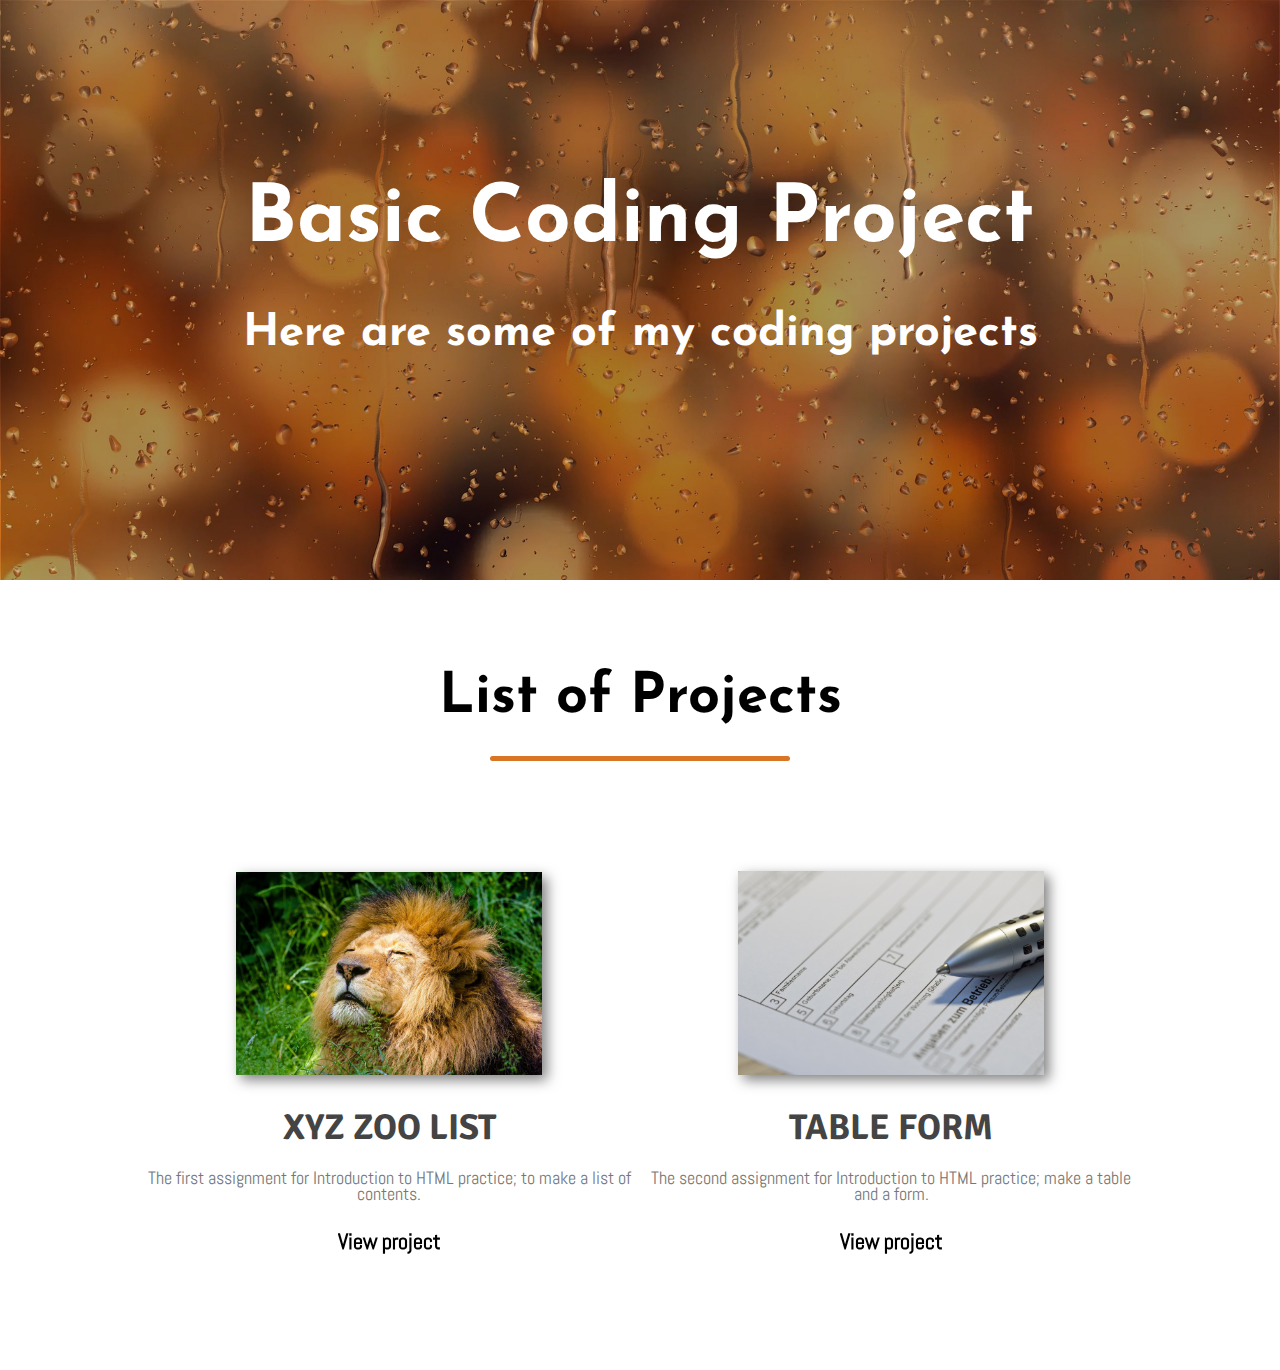
<file: index.html>
<!DOCTYPE html>
<html lang="en">
<head>
    <meta charset="UTF-8">
    <meta http-equiv="X-UA-Compatible" content="IE=edge">
    <meta name="viewport" content="width=device-width, initial-scale=1.0">
    <title>Basic Coding Rara</title>
    <link rel="stylesheet" href="css/style.css">
</head>
<body>
    <div id="top">
        <div class="container">
            <h1>Basic Coding Project</h1>
            <h3>Here are some of my coding projects</h3>
        </div>
    </div>

    <section class="projects">
        <div class="title">
            <h2>List of Projects</h2>
            <div class="line"></div>
        </div>
        <div class="row">
            <div class="col">
                <img src="./images/lion-gf1b960de5_1920.jpg" alt="">
                <h4>XYZ Zoo List</h4>
                <p>The first assignment for Introduction to HTML practice; to make a list of contents.</p>
                <a href="xyz-zoo/index.html">View project</a>
            </div>
            <div class="col">
                <img src="./images/pen-gdbeaf6e35_1920.jpg" alt="">
                <h4>Table Form</h4>
                <p>The second assignment for Introduction to HTML practice; make a table and a form.</p>
                <a href="table-form/index.html">View project</a>
            </div>
        </div>
    </section>
</body>
</html>
</file>
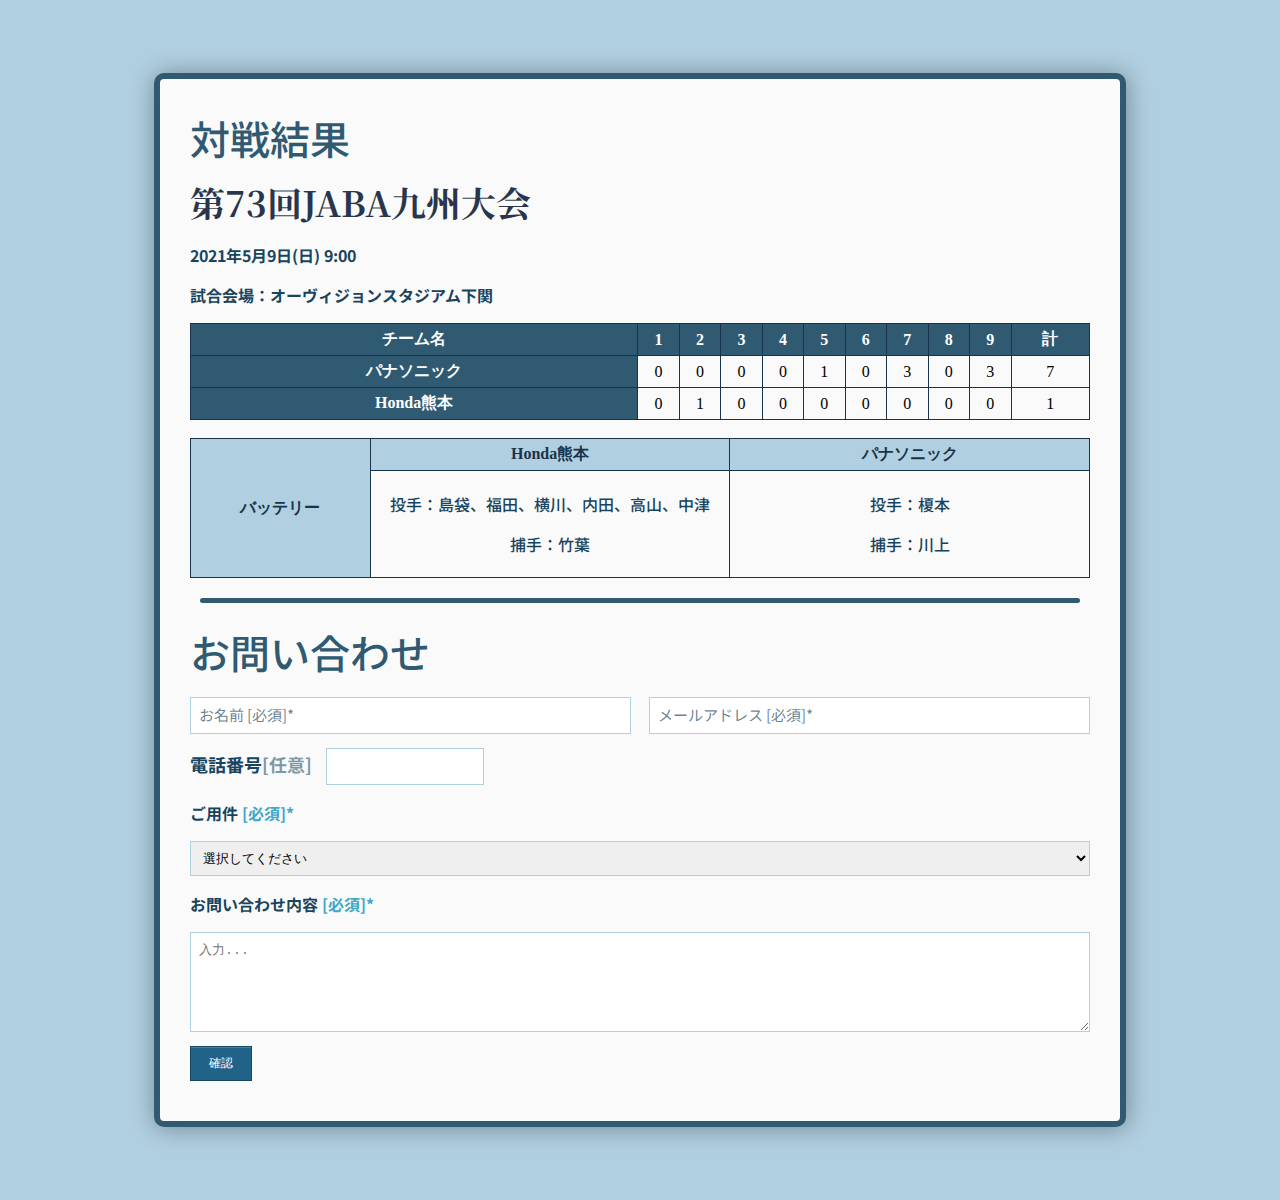
<file: table-form/index.html>
<!DOCTYPE html>
<html lang="en">
<head>
    <meta charset="UTF-8">
    <meta http-equiv="X-UA-Compatible" content="IE=edge">
    <meta name="viewport" content="width=device-width, initial-scale=1.0">
    <title>Document</title>
    <link rel="stylesheet" href="./style.css">
</head>
<body id="tb-form">
    <div class="atas">
        <div>
            <h2>対戦結果</h2>
            <h1>第73回JABA九州大会</h1>
            <p>2021年5月9日(日) 9:00</p>
            <p>試合会場：オーヴィジョンスタジアム下関</p>
        </div>
        <div class="table1">
            <table>
                <tbody>
                    <tr>
                        <th>チーム名</th>
                        <th>1</th>
                        <th>2</th>
                        <th>3</th>
                        <th>4</th>
                        <th>5</th>
                        <th>6</th>
                        <th>7</th>
                        <th>8</th>
                        <th>9</th>
                        <th>計</th>
                    </tr>
                    <tr>
                        <th>パナソニック</th>
                        <td>0</td>
                        <td>0</td>
                        <td>0</td>
                        <td>0</td>
                        <td>1</td>
                        <td>0</td>
                        <td>3</td>
                        <td>0</td>
                        <td>3</td>
                        <td>7</td>
                    </tr>
                    <tr>
                        <th>Honda熊本</th>
                        <td>0</td>
                        <td>1</td>
                        <td>0</td>
                        <td>0</td>
                        <td>0</td>
                        <td>0</td>
                        <td>0</td>
                        <td>0</td>
                        <td>0</td>
                        <td>1</td>
                    </tr>
                </tbody>
            </table>
            <br>
        </div>
        <div class="table2">
            <table>
                <tbody>
                    <tr>
                        <th rowspan="2">バッテリー</th>
                        <th colspan="5" style="width: 40%;">Honda熊本</th>
                        <th colspan="5" style="width: 40%;">パナソニック</th>
                    </tr>
                    <tr>
                        <td colspan="5">
                            <p class="isi-tabel">投手：島袋、福田、横川、内田、高山、中津</p>
                            <p class="isi-tabel">捕手：竹葉</p>
                        </td>
                        <td colspan="5">
                            <p class="isi-tabel">投手：榎本</p>
                            <p class="isi-tabel">捕手：川上</p>
                        </td>
                    </tr>
                </tbody>
            </table>
        </div>
        <p></p>
        <div class="line"></div>
        <p></p>
        <div class="form">
            <h2>お問い合わせ</h2>
            <p></p>
            <ul>
                <li>
                    <input type="text" name="field1" class="field-style field-split align-left" placeholder="お名前 [必須]* " required />
                    <input type="email" name="field2" class="field-style field-split align-right" placeholder="メールアドレス [必須]* " required />
                </li>
                <p></p>
                <p></p>
                <li>
                    <label>電話番号<span style="color:#7f98a5">[任意]</span>
                        <input type="text" class="tel-number-field" name="tel_no_1" value="" maxlength="10"  />
                    </label>
                </li>
                <li>
                    <p>ご用件 <span style="color:rgb(63, 167, 199)">[必須]*</span></p>
                    <select class="field-style field-full align-none field-input" required>
                        <option value=" 選択してくださ" disabled selected>選択してください</option>
                        <option value="書籍についてのご質問(個人のお客様)">書籍についてのご質問(個人のお客様)</option>
                        <option value="書籍についてのご質問(取次・書店様)">書籍についてのご質問(取次・書店様)</option>
                        <option value="書籍についてのご質問(メディア関係者様)">書籍についてのご質問(メディア関係者様)</option>
                        <option value="アルバイト・パートに関するお問い合わせ">アルバイト・パートに関するお問い合わせ</option>
                        <option value="仕事のご依頼・お問い合わせ">仕事のご依頼・お問い合わせ</option>
                        <option value="外部スタッフのご希望(フリーの方、制作会社様)">外部スタッフのご希望(フリーの方、制作会社様)</option>
                        <option value="その他のお問合せ">その他のお問合せ</option>
                    </select>
                </li>
                <li>
                    <p>お問い合わせ内容 <span style="color:rgb(63, 167, 199)">[必須]*</span></p>
                    <textarea name="field5" class="field-style" placeholder="入力..."></textarea>
                </li>
                <li> 
                    <input type="submit" value="確認" />
                </li>
            </ul>
        </div>
    </div>
</body>
</html>
</file>
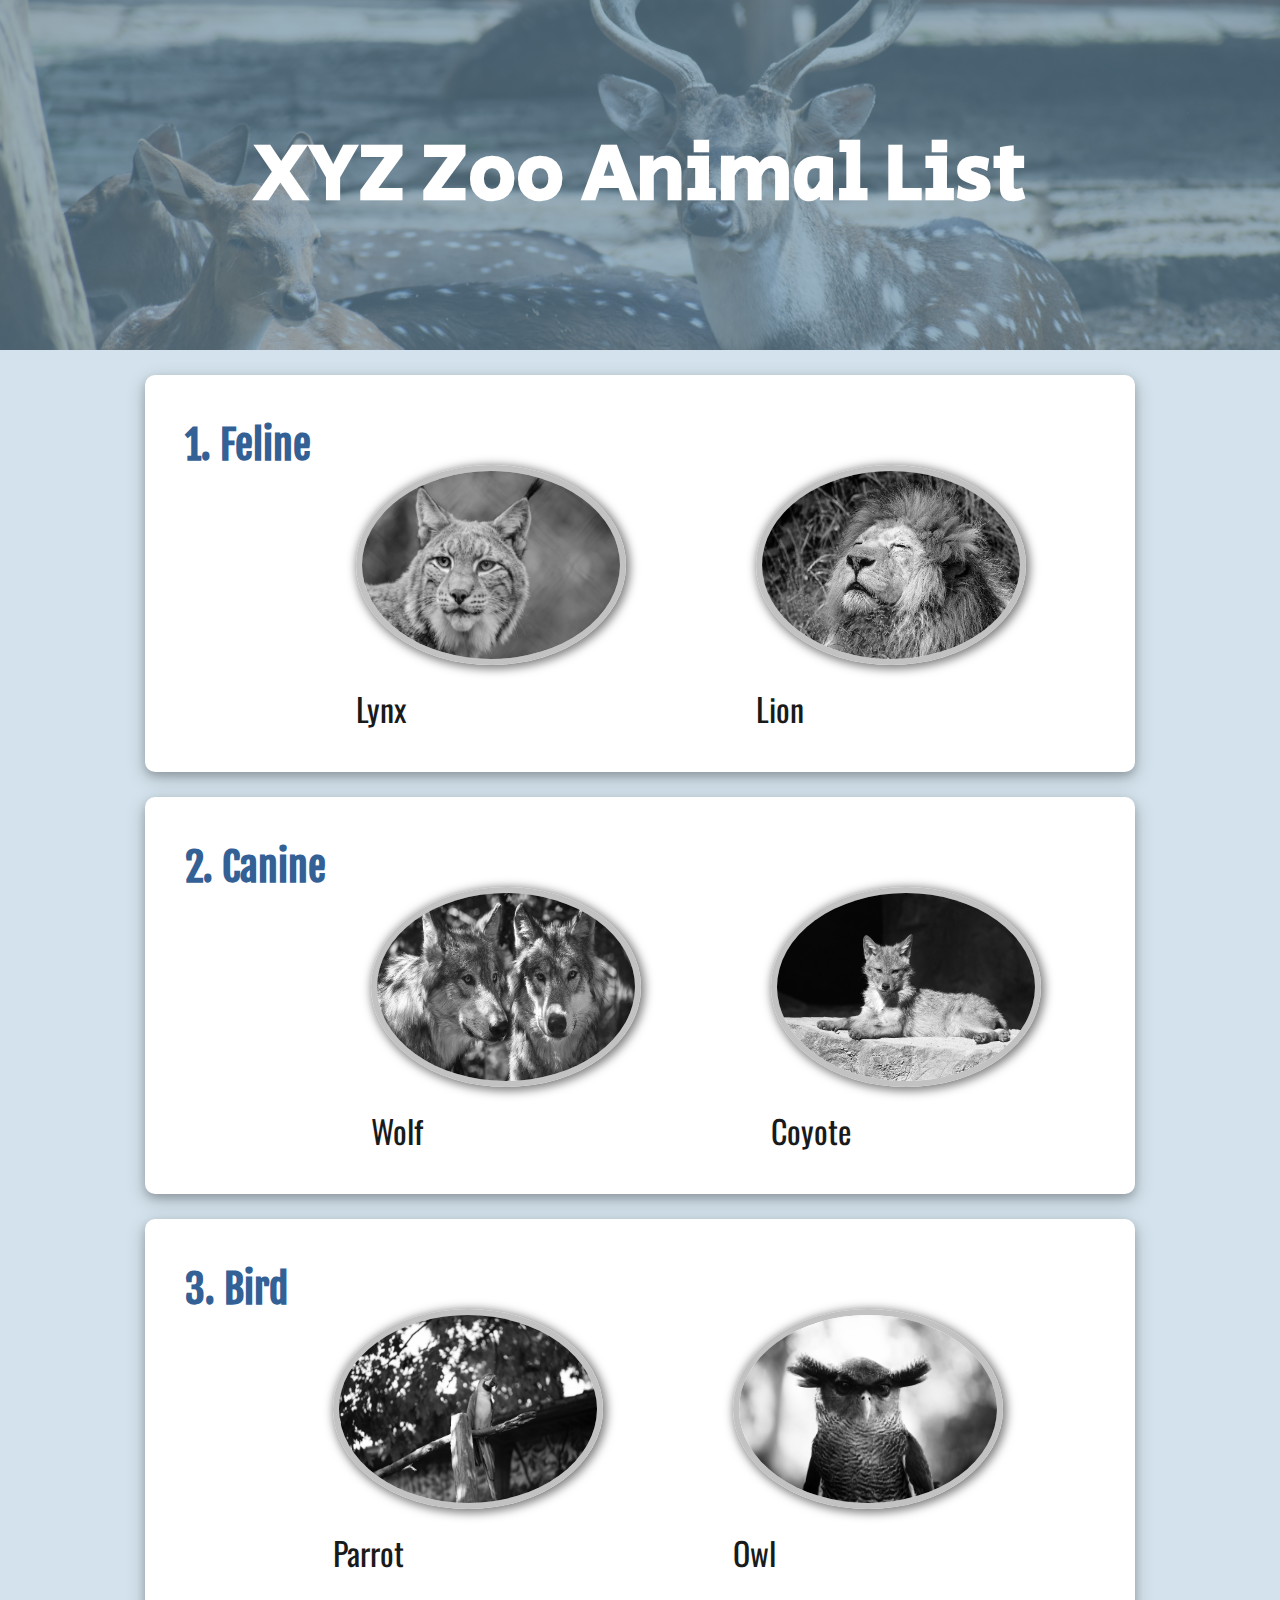
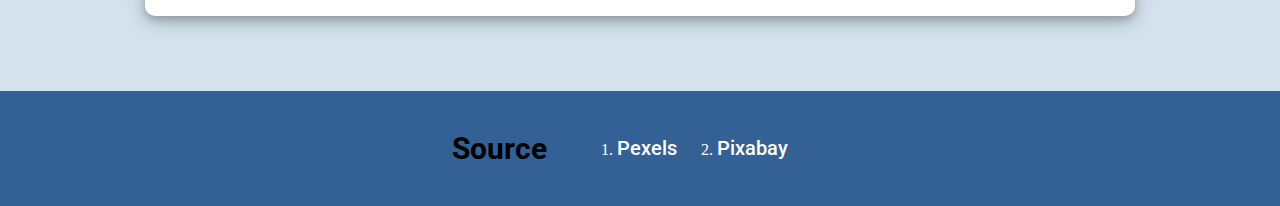
<file: xyz-zoo/index.html>
<!DOCTYPE html>
<html lang="en">
<head>
    <meta charset="UTF-8">
    <meta http-equiv="X-UA-Compatible" content="IE=edge">
    <meta name="viewport" content="width=device-width, initial-scale=1.0">
    <title>Latihan 1</title>
    <link rel="stylesheet" href="../xyz-zoo/style.css">
</head>

<body id="zoo">
    <div class="top">
        <h1>XYZ Zoo Animal List</h1>
    </div>
    <div class="container">
        <ul class="animal-list">
            <li>
                <h2>1. Feline</h2>
                <ul class="familia-list">
                    <li>
                        <div class="lynx">
                            <img src="img/lynx (1).jpg" />
                            <div class="title">
                                <a href="img/lynx (1).jpg">Lynx</a>
                            </div>
                        </div>
                    </li>
                    <li>
                        <div class="lion">
                            <img src="img/lion (1).jpg" />
                            <div class="title">
                                <a href="img/lion (1).jpg">Lion</a>
                            </div>
                        </div>
                    </li>
                </ul>
            <li>
                <h2>2. Canine</h2>
                <ul class="familia-list">
                    <li>
                        <div class="wolf">
                            <img src="img/wolf (1).jpg" />
                            <div class="title">
                                <a href="img/wolf (1).jpg">Wolf</a>
                            </div>
                        </div>
                    </li>
                    <li>
                        <div class="coyote">
                            <img src="img/coyote (1).jpg" />
                            <div class="title">
                                <a href="img/coyote (1).jpg">Coyote</a>
                            </div>
                        </div>
                    </li>
                </ul>
            </li>
            <li>
                <h2>3. Bird</h2>
                <ul class="familia-list">
                    <li>
                        <div class="parrot">
                            <img src="img/parrot (1).jpg" />
                            <div class="title">
                                <a href="img/parrot (1).jpg">Parrot</a>
                            </div>
                        </div>
                    </li>
                    <li>
                        <div class="owl">
                            <img src="img/owl (1).jpg" />
                            <div class="title">
                                <a href="img/owl (1).jpg">Owl</a>
                            </div>
                        </div>
                    </li>
                </ul>
            </li>
        </ul>
    </div>
    <div id="source">
        <h2>Source</h2>
            <ol>
                <li>
                    <a href="https://pexels.com/">Pexels</a>
                </li>
                 <li>
                    <a href="https://pixabay.com/">Pixabay</a>
                </li>
            </ol>
    </div>
</body>
</html>
</file>
<file: css/style.css>
@import url('https://fonts.googleapis.com/css2?family=Abel&family=Josefin+Sans:wght@600&family=Signika+Negative&display=swap');

* {
   margin: 0;
   padding: 0;
   box-sizing:border-box; 
}

body {
    background-color: #fff;
    color: #777;
}

.font-josefin {
    font-family: 'Josefin Sans', sans-serif;
}
.font-abel {
    font-family: 'Abel', sans-serif;
}
.font-signika {
    font-family: 'Signika Negative', sans-serif;
}

p {
    line-height: 16px;
    margin-bottom: 20px;
    font-family: 'Abel', sans-serif;
    font-size: large;
    text-align: center;
}
h1 {
    font-family: 'Josefin Sans', sans-serif;
    color: #fff;
    font-size: 80px;
    margin-bottom: 20px;
    text-align: center;
}
h2 {
    font-family: 'Josefin Sans', sans-serif;
    color: rgb(0, 0, 0);
    font-size: 56px;
    text-align: center;
    padding: 10px 10px 
}
h3 {
    font-family: 'Josefin Sans', sans-serif;
    color: #fff;
    font-size: 45px;
    text-align: center;
    padding: 10px 10px
}
h4 {
    font-size: 36px;
    font-family:'Signika Negative', sans-serif;
    color: #444;
    font-weight: bold;
    text-transform: uppercase;
    margin: 20px auto;
}
.line {
    width: 300px;
    height: 5px;
    background: #d87625;
    margin: 20px auto;
    border-radius: 5px;
}

a {
    background-image: linear-gradient(
      to right,
      #d87625,
      #d87625 50%,
      #000 50%
    );
    background-size: 200% 100%;
    background-position: -100%;
    display: inline-block;
    padding: 5px 0;
    position: relative;
    -webkit-background-clip: text;
    -webkit-text-fill-color: transparent;
    transition: all 0.3s ease-in-out;
  }
  
  a:before{
    content: '';
    background: #d87625;
    display: block;
    position: absolute;
    bottom: -3px;
    left: 0;
    width: 0;
    height: 3px;
    transition: all 0.3s ease-in-out;
  }
  
  a:hover {
   background-position: 0;
  }
  
  a:hover::before{
    width: 100%;
  }

a {
    font-family: 'Abel', sans-serif;
    font-size: 22px;
    font-weight: 700;
}

.row {
    display: flex;
    align-items: center;
    width: 100%;
    justify-content: space-between;
}

img {
    width: 65%;
    filter: drop-shadow(0.35rem 0.35rem 0.4rem rgba(0, 0, 0, 0.5));
    display: flex;
    flex-direction: column;
    align-items: center;
    padding: 10px 10px;
    transition: width 1s, height 2s;
}
img:hover {
    width: 70%;
}

.row .col {
    display: flex;
    flex-direction: column;
    align-items: center;
    margin: 20px auto;
    padding-top: 20px;  
}

.projects .row {
    margin-top: 50px;
    padding: 10px 10px
}

.container {
    width: 100%;
    max-width: 900px;
    margin: 0 auto;
    /* margin-top: 0;
    margin-right: auto;
    margin-bottom: 0;
    margin-left: auto; */
    padding-bottom: 50px;

}
#top {
    background-image: url(../images/hd-wallpaper-g9e2928496_1920.jpg);
    background-repeat: no-repeat;
    background-size: cover;
    height: 580px; 
    padding-top: 1px;
}

section {
    width: 80%;
    margin: 80px auto;
}
.title {
    text-align: center;
}

#top h1 {
    margin: 180px 0 40px 0;
}


@media only screen and (max-width: 425px) {
    .row .col  {
        width: 100%;
        margin-top: 0;
    }
    .row .col  h4{
        font-size: 8px;
    }
    .row .col  p{
        font-size: 12px;
    }
    .ctn{
        font-size: 12px;
    }
    img{
        width: 120px;
        height: auto;
    }
    .container h1{
        font-size: 48px;
        margin-bottom: 10px;
    }
    .container h3{
        font-size: 30px;
        padding: 8px 8px;
    }
    #top{
        height: 420px; 
    }
    .title h2{
        font-size: 24px;
    }
    .line {
        width: 160px;
        height: 3px;
    }
    section {
        width: 80%;
        margin: 40px auto;
    }
    .title {
        text-align: center;
        margin-bottom: 5px;
    }
}
</file>
<file: table-form/style.css>
@import url('https://fonts.googleapis.com/css2?family=Noto+Sans+JP:wght@300;500&display=swap');
@import url('https://fonts.googleapis.com/css2?family=Noto+Serif+JP:wght@600&display=swap');

.font-noto {
  font-family: 'Noto Sans JP', sans-serif;
}
.font-notoserif {
	font-family: 'Noto Serif JP', serif;
}

#tb-form {
	background-color: #B0CFE0;
    padding: 15px 0;
}

legend {
  color: #305A72;
  padding: 3px 6px;
  font-size: 40px;
  border-radius: 10px;
  margin: 10px auto;
  font-family: 'Noto Sans JP', sans-serif;
  font-weight: 500;
}
.form ul{
  padding:0;
  margin:0;
  list-style:none;
}
.form ul li{
  display: block;
  margin-bottom: 10px;
  min-height: 35px;
}
.form ul li  .field-style,
.form ul li  .tel-number-field{
  box-sizing: border-box; 
  -webkit-box-sizing: border-box;
  -moz-box-sizing: border-box; 
  padding: 8px;
  outline: none;
  border: 1px solid #B0CFE0;
  -webkit-transition: all 0.30s ease-in-out;
  -moz-transition: all 0.30s ease-in-out;
  -ms-transition: all 0.30s ease-in-out;
  -o-transition: all 0.30s ease-in-out;
}
.form ul li .tel-number-field:focus,
.form ul li  .field-style:focus{
  box-shadow: 0 0 5px #B0CFE0;
  border:1px solid #B0CFE0;
}
.form ul li .field-split{
  width: 49%;
}
.form ul li .field-full{
  width: 100%;
}
.form ul li input.align-left{
  float:left;
}
.form ul li input.align-right{
  float:right;
}
.form ul li textarea{
  width: 100%;
  height: 100px;
}
.formul li .tel-number-field{
  width: 60px;
  text-align: center;
}

.form ul li input[type="button"], 
.form ul li input[type="submit"] {
  -moz-box-shadow: inset 0px 1px 0px 0px #3985B1;
  -webkit-box-shadow: inset 0px 1px 0px 0px #3985B1;
  box-shadow: inset 0px 1px 0px 0px #3985B1;
  background-color: #216288;
  border: 1px solid #17445E;
  display: inline-block;
  cursor: pointer;
  color: #FFFFFF;
  padding: 8px 18px;
  text-decoration: none;
  font: 12px Arial, Helvetica, sans-serif;
}
.form ul li input[type="button"]:hover, 
.form ul li input[type="submit"]:hover {
  background: linear-gradient(to bottom, #2D77A2 5%, #337DA8 100%);
  background-color: #28739E;
}

p {
    font-size: 1rem;
    color:#17445E;
    font-family: 'Noto Sans JP', sans-serif;
    font-weight: 700;
}

.form ul li label{
  display: block;
  margin: 0px 0px 15px 0px;
  font-size: 18px;
  font-weight: 700;
  color:#17445E;
}

.form ul li > span{
  width: 100px;
  font-weight: bold;
  float: left;
  padding-top: 8px;
  padding-right: 5px;
}

.form ul li .tel-number-field{
  margin-left: 10px;
}

input::placeholder {
  color: #17445ead;
  font-size: 15px;
}

label, input {
  font-family: 'Noto Sans JP', sans-serif;
}

.atas {
	max-width: 900px;
  	background: #FAFAFA;
  	padding: 30px;
  	margin: 50px auto;
  	box-shadow: 1px 1px 25px rgba(0, 0, 0, 0.35);
  	border-radius: 10px;
  	border: 6px solid #305A72;
}

h1 {
	font-family: 'Noto Serif JP', serif;
	color: #0c1935e0;
	font-size: 35px;
	margin-top: 10px;
  margin-bottom: 0;
}

h2 {
	color: #305A72;
  	font-size: 40px;
  	font-family: 'Noto Sans JP', sans-serif;
  	font-weight: 500;
	margin: 0;
}

.table1 table {
	width: 100%;
    border: solid 1px #19334a;
    border-collapse: collapse;
	display: table;
	text-indent: initial;
	border-spacing: 2px;
}

tbody {
	display: table-row-group;
    vertical-align: middle;
    border-color: inherit;
}
tr {
	display: table-row;
    vertical-align: inherit;
    border-color: inherit;
}
th {
	display: table-cell;
    vertical-align: inherit;
    font-weight: bold;
	color: #FFFFFF;
}

.table1 table th, .table1 table td {
	border: solid 1px #19334a;
    padding: 5px 0;
    text-align: center;
}
.table1 table th {
	background-color: #305A72;
}

.table2 tr td .isi-tabel {
	  text-align: center;
    font-size: 1rem;
    color:#17445E;
    font-weight: 500;
}

.table2 th {
	display: table-cell;
    vertical-align: inherit;
    font-weight: bold;
	color: #19334a;;
}

.table2 table {
	width: 100%;
    border: solid 1px #19334a;
    border-collapse: collapse;
	display: table;
	text-indent: initial;
	border-spacing: 2px;
}
.table2 tr {
	  display: table-row;
    vertical-align: inherit;
    border-color: inherit;
}
.table2 table th, .table2 table td {
	border: solid 1px #19334a;
    padding: 5px 0;
    text-align: center;
}
.table2 th {
	background-color: #B0CFE0;
}

.line {
  width: 880px;
  height: 5px;
  background: #305A72;
  margin: 20px auto;
  border-radius: 5px;
}
</file>
<file: xyz-zoo/style.css>
@import url('https://fonts.googleapis.com/css2?family=Fjalla+One&family=Oswald:wght@500&family=Roboto&family=Secular+One&display=swap');

* {
    margin: 0;
    padding: 0;
    box-sizing: border-box;
}

html {
    display: block;
}

.font-fjalla {
    font-family: 'Fjalla One', sans-serif;
}
.font-oswald {
    font-family: 'Oswald', sans-serif;
}
.font-roboto {
    font-family: 'Roboto', sans-serif;
}
.font-secular {
    font-family: 'Secular One', sans-serif;
}

h1 {
    display: block;
    margin-block-start: 0.67em;
    margin-block-end: 0.67em;
    margin-inline-start: 0px;
    margin-inline-end: 0px;
    font-weight: bold;
}

h2 {
    display: block;
    font-size: 1.5em;
    margin-block-start: 0.83em;
    margin-block-end: 0.83em;
    margin-inline-start: 0px;
    margin-inline-end: 0px;
}

h3 {
    margin: 10px;
    font-size: 30px;
    font-family: 'Fjalla One', sans-serif;
}

p {
    font-size: 20px;
    margin: 20px;
    font-family: 'Roboto', sans-serif;
}

span {
    font-weight: bold;
}

img {
    border-radius: 3px;
}

#zoo {
    background-color: rgb(211, 226, 236);
}

#zoo .top {
    background: url(img/zoo\ \(1\).jpg) center no-repeat;
    background-size: cover;
    height: 350px;
    position: relative;
    display: flex;
    justify-content: center;
    align-items: center;
}
#zoo .top::after {
    content: '';
    display: block;
    position: absolute;
    top: 0;
    width: 100%;
    height: 100%;
    background-color: rgba(99, 135, 158, 0.651);
}

#zoo .top h1 {
    color: #fff;
    z-index: 10;
    font-family: 'Secular One', sans-serif;
    font-size: 80px;
}


.container {
    width: 100%;
    max-width: 990px;
    margin: 0 auto;
    /* margin-top: 0;
    margin-right: auto;
    margin-bottom: 0;
    margin-left: auto; */
    padding-bottom: 50px;

}

.animal-list> li{
    background: #fff;
    border-radius: 10px;
    display: flex;
    flex-wrap: wrap;
    margin: 25px auto;
    padding: 20px 15px;
    box-shadow: 0 4px 8px 0 rgba(0, 0, 0, 0.2), 0 6px 20px 0 rgba(0, 0, 0, 0.19);
    list-style-type: none;
    box-sizing: border-box;
}

.animal-list h2{
    font-family: 'Fjalla One', sans-serif;
    font-size: 40px;
    margin: 25px;  
    color:  rgb(51, 97, 150);  
}

.familia-list >li:hover {
	cursor: pointer;
}
.familia-list {
	margin: 20px 20px 20px 20px;
    margin-top: 70px;
    flex-wrap: wrap;
    display: flex;
    list-style-type: none;
    justify-content: space-around
}
.lynx {
    padding-right: 80px;
}
.lion {
    padding-left: 50px;
}
.wolf {
    padding-right: 80px;
}
.coyote {
    padding-left: 50px;
}
.parrot {
    padding-right: 80px;
}
.owl {
    padding-left: 50px;
}

.familia-list >li img {
	filter: grayscale();
	width: 270px;
	height: 200px;
	border-radius: 50%;
	border: 6px solid rgb(154, 204, 212);
	box-shadow: 2px 2px 10px 2px rgba(0, 0, 0, 0.5);
	margin-bottom: 1rem;
	transition: filter 0.4s ease-in-out;
}

.familia-list >li:hover img {
	filter: none;
}

.title a {
	font-family: 'Oswald', sans-serif;
	font-size: 2rem;
	color: rgb(25, 27, 27);
	position: relative;
    text-decoration: none;
}

.title a::after {
	position: absolute;
	content: "";
	width: 0%;
	height: 4px;
	background-color: rgb(154, 204, 212);
	left: 50%;
	bottom: -10px;
	transition: all 0.4s ease-in-out;
}

.familia-list >li:hover .title a::after {
	width: 100%;
	left: 0;
}

#source {
    background-color: rgb(51, 97, 150);
    display: flex;
    padding: 15px 0;
    justify-content: center;
}
#source h2 {
    font-family: 'Roboto', sans-serif;
    font-size: 30px;
}
#source ol {
    margin-left: 30px;
    display: flex;
    align-items: center;
}

#source ol li {
    margin-right: 40px;
    color: #fff;
}
li {
    display: list-item;
}
ol {
    list-style-type: decimal;
    margin-block-start: 1em;
    margin-block-end: 1em;
    margin-inline-start: 0px;
    margin-inline-end: 0px;
    padding-inline-start: 40px;
}
#source li a {
    font-family: 'Roboto', sans-serif;
    font-size: 20px;
    font-weight: 500;
	color: rgb(255, 255, 255);
    text-decoration: none;
}

@media only screen and (max-width: 425px) {
    .container {
        width: 80%;
        margin: 40px auto;
    }
    .container {
        padding: 0 5px 10px;
    }
    .familia-list >li img {
        filter: grayscale();
        width: 180px;
        height: 150px;
        border-radius: 50%;
        border: 6px solid rgb(154, 204, 212);
        box-shadow: 2px 2px 10px 2px rgba(0, 0, 0, 0.5);
        margin-bottom: 1rem;
        transition: filter 0.4s ease-in-out;
    }
}
</file>
